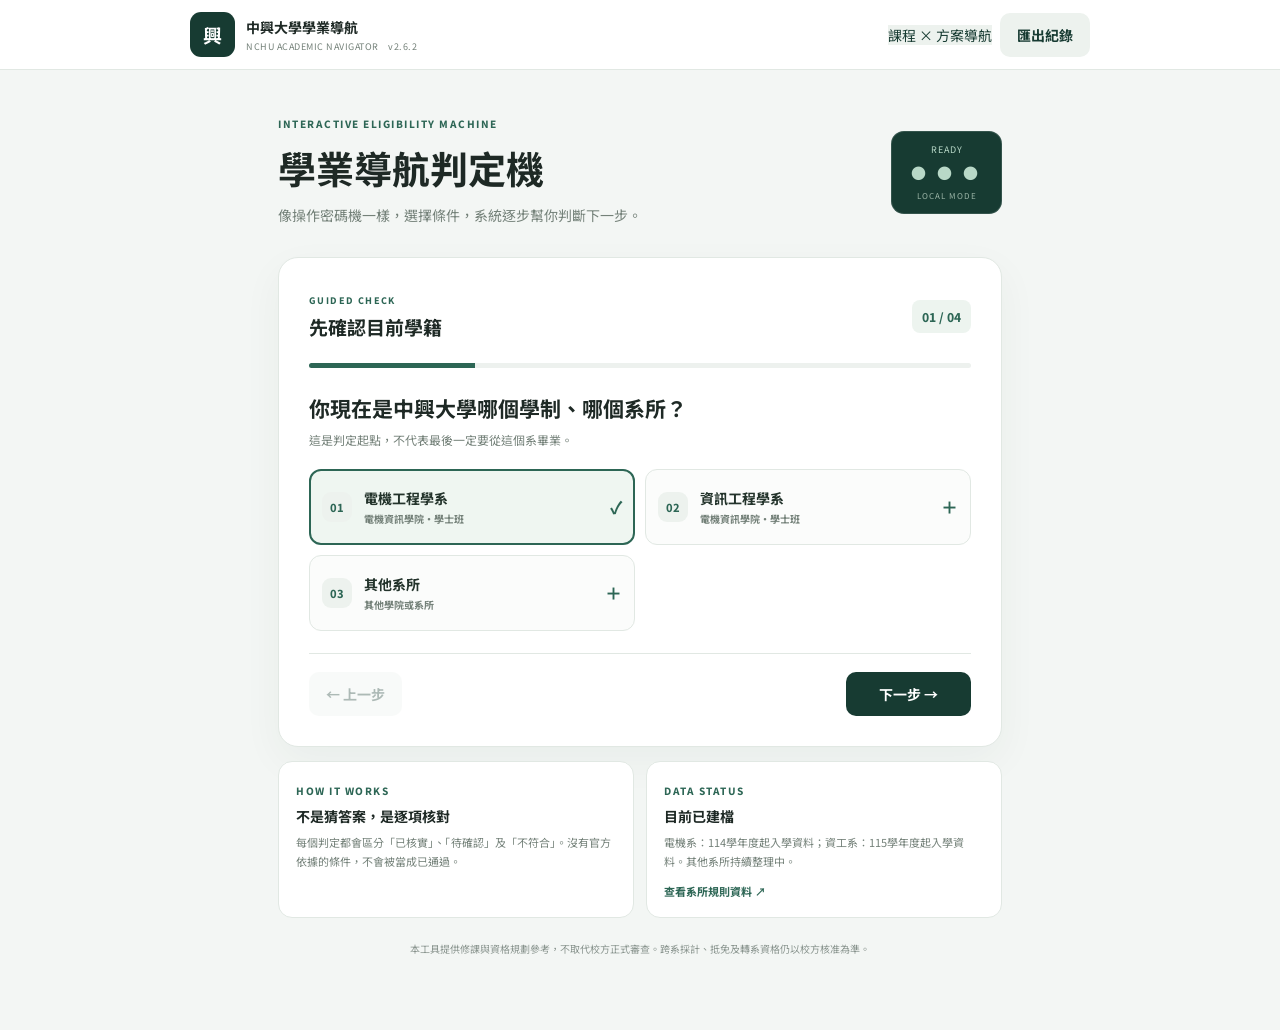
<file: index.html>
<!doctype html>
<html lang="zh-Hant">
<head>
<meta charset="utf-8"><meta name="viewport" content="width=device-width,initial-scale=1">
<meta name="theme-color" content="#173b32"><meta name="description" content="中興大學學業導航互動判定機">
<title>中興大學學業導航系統</title>
<link rel="icon" href="assets/favicon.svg"><link rel="manifest" href="manifest.webmanifest"><link rel="stylesheet" href="styles.css"><link rel="stylesheet" href="styles-header.css">
</head>
<body>
<header><div class="brand"><b>興</b><div><strong>中興大學學業導航</strong><small>NCHU ACADEMIC NAVIGATOR　v2.6.2</small></div></div><nav class="header-actions"><a class="quiet" href="courses.html">課程 × 方案導航</a><button id="export" class="quiet">匯出紀錄</button></nav></header>
<main>
<section class="intro"><div><span class="eyebrow">INTERACTIVE ELIGIBILITY MACHINE</span><h1>學業導航判定機</h1><p>像操作密碼機一樣，選擇條件，系統逐步幫你判斷下一步。</p></div><div class="device-mark"><span>READY</span><b>● ● ●</b><small>LOCAL MODE</small></div></section>
<section class="machine">
<div class="machine-top"><div><small>GUIDED CHECK</small><h2 id="stepTitle">先確認目前學籍</h2></div><div class="step-count" id="stepCount">01 / 04</div></div>
<div class="progress"><i id="progressBar"></i></div>
<div id="question" class="question"></div>
<div id="keypad" class="keypad"></div>
<div class="machine-actions"><button id="back" class="secondary" disabled>← 上一步</button><button id="next" class="primary" disabled>下一步 →</button></div>
</section>
<section id="result" class="result hidden"></section>
<section class="below">
<div class="below-card"><span class="eyebrow">HOW IT WORKS</span><h3>不是猜答案，是逐項核對</h3><p>每個判定都會區分「已核實」、「待確認」及「不符合」。沒有官方依據的條件，不會被當成已通過。</p></div>
<div class="below-card"><span class="eyebrow">DATA STATUS</span><h3>目前已建檔</h3><p>電機系：114學年度起入學資料；資工系：115學年度起入學資料。其他系所持續整理中。</p><a href="https://github.com/yuanting0117a/nchu-academic-navigator/tree/main/data/departments">查看系所規則資料 ↗</a></div>
</section>
<footer>本工具提供修課與資格規劃參考，不取代校方正式審查。跨系採計、抵免及轉系資格仍以校方核准為準。</footer>
</main>
<script src="src/data.js"></script><script src="src/rules.js"></script><script src="src/app.js"></script>
</body></html>
</file>
<file: styles.css>
@import url('https://fonts.googleapis.com/css2?family=Noto+Sans+TC:wght@400;500;600;700;800&display=swap');
:root{--g:#173b32;--g2:#2d6655;--bg:#f3f6f4;--line:#e1e8e3;--muted:#748179;--gold:#c89a43}*{box-sizing:border-box}body{margin:0;background:var(--bg);color:#1e2925;font:14px 'Noto Sans TC',sans-serif}header{height:70px;background:#fff;border-bottom:1px solid var(--line);display:flex;align-items:center;justify-content:space-between;padding:0 max(18px,calc((100% - 900px)/2));position:sticky;top:0;z-index:2}.brand{display:flex;align-items:center;gap:11px}.brand>b{background:var(--g);color:white;border-radius:11px;padding:9px 13px;font-size:19px}.brand strong{font-size:14px}.brand small{display:block;color:var(--muted);font-size:9px;margin-top:3px;letter-spacing:.5px}button{font:inherit;font-weight:700;cursor:pointer;border:0;border-radius:10px;padding:12px 17px}.quiet,.secondary{background:#edf2ee;color:var(--g)}button:disabled{opacity:.35;cursor:not-allowed}main{max-width:760px;margin:auto;padding:30px 18px 50px}.intro{display:flex;justify-content:space-between;align-items:center;margin:12px 0 24px;gap:16px}.eyebrow{font-size:10px;letter-spacing:1.5px;font-weight:800;color:var(--g2)}h1{font-size:clamp(27px,5vw,38px);margin:8px 0} .intro p,.question p,.below-card p,.status-card p{color:var(--muted);line-height:1.75;margin:5px 0}.device-mark{flex:none;background:#173b32;color:#b8d8c7;border-radius:13px;padding:12px 14px;text-align:center;font-size:9px;letter-spacing:1px;box-shadow:inset 0 0 0 1px #ffffff20}.device-mark b{display:block;font-size:15px;letter-spacing:4px;margin:6px}.device-mark small{font-size:8px;color:#9bb5a7}.machine{background:#fff;border:1px solid var(--line);border-radius:20px;padding:clamp(18px,4vw,30px);box-shadow:0 14px 40px #1d382b0c}.machine-top{display:flex;justify-content:space-between;align-items:center}.machine-top small{font-size:9px;letter-spacing:1.4px;color:var(--g2);font-weight:800}.machine-top h2{font-size:19px;margin:5px 0}.step-count{font-size:12px;font-weight:800;color:var(--g2);background:#edf4ef;border-radius:8px;padding:8px 10px;font-variant-numeric:tabular-nums}.progress{height:5px;background:#edf1ee;border-radius:9px;margin:18px 0 25px;overflow:hidden}.progress i{display:block;height:100%;width:25%;background:var(--g2);transition:width .2s}.question h3{font-size:21px;margin:0 0 6px}.question p{font-size:12px;margin-bottom:19px}.keypad{display:grid;grid-template-columns:1fr 1fr;gap:10px}.key{display:flex;align-items:center;text-align:left;gap:12px;min-height:76px;padding:12px;border:1px solid var(--line);background:#fbfcfb;color:#23332b;border-radius:12px;transition:.15s}.key:hover{border-color:#9db9a7;background:#f5faf6}.key.selected{border:2px solid var(--g2);background:#eff6f1;padding:11px}.key-number{width:30px;height:30px;flex:none;border-radius:9px;background:#edf2ee;color:var(--g2);display:grid;place-items:center;font-size:11px;font-weight:800;font-variant-numeric:tabular-nums}.key-copy{flex:1}.key-copy b{display:block;font-size:14px}.key-copy small{display:block;color:var(--muted);font-size:10px;margin-top:4px;line-height:1.4}.key-check{font-size:17px;color:var(--g2);font-weight:800}.machine-actions{display:flex;justify-content:space-between;margin-top:22px;padding-top:18px;border-top:1px solid var(--line)}.primary{background:var(--g);color:#fff;min-width:125px}.result{margin-top:18px;background:#fff;border:1px solid var(--line);border-radius:18px;padding:22px;scroll-margin-top:90px}.hidden{display:none}.result-head h2{font-size:23px;margin:7px 0}.result-head p{font-size:12px;color:var(--muted)}.numbers{display:grid;grid-template-columns:repeat(4,1fr);gap:8px;margin:18px 0}.numbers>div{background:#f3f7f4;border-radius:11px;padding:13px 8px;text-align:center}.numbers b{display:block;font-size:24px;color:var(--g);font-variant-numeric:tabular-nums}.numbers small{font-size:10px;color:var(--muted)}.status-card{display:flex;gap:11px;padding:14px 0;border-top:1px solid var(--line)}.status-dot{width:9px;height:9px;border-radius:50%;background:#c59a43;flex:none;margin-top:5px}.status-card.ok .status-dot{background:#34865c}.status-card.info .status-dot{background:#5385ad}.status-card b{font-size:13px}.status-card p{font-size:11px}.result-actions{display:flex;align-items:center;gap:16px;margin-top:17px;flex-wrap:wrap}.result-actions a,.below-card a{font-size:11px;color:var(--g2);font-weight:700;text-decoration:none}.below{display:grid;grid-template-columns:1fr 1fr;gap:12px;margin-top:14px}.below-card{background:#fff;border:1px solid var(--line);border-radius:14px;padding:17px}.below-card h3{font-size:14px;margin:7px 0}.below-card p{font-size:11px}.below-card a{display:inline-block;margin-top:7px}footer{text-align:center;color:#89948e;font-size:10px;line-height:1.8;padding:22px 5px}@media(max-width:520px){header{height:62px;padding:0 12px}.brand strong{font-size:12px}.brand small{font-size:8px}.quiet{padding:9px 11px;font-size:11px}main{padding:20px 12px 35px}.intro{align-items:flex-start}.device-mark{padding:9px 10px}.keypad{grid-template-columns:1fr}.key{min-height:66px}.question h3{font-size:18px}.numbers{grid-template-columns:1fr 1fr}.below{grid-template-columns:1fr}.machine{padding:17px}.machine-top h2{font-size:17px}}
</file>
<file: styles-header.css>
.header-actions{display:flex;align-items:center;gap:8px}.header-actions a{display:inline-block;text-decoration:none}@media(max-width:520px){.header-actions{gap:5px}.header-actions a{font-size:10px;padding:9px 10px}}
</file>
